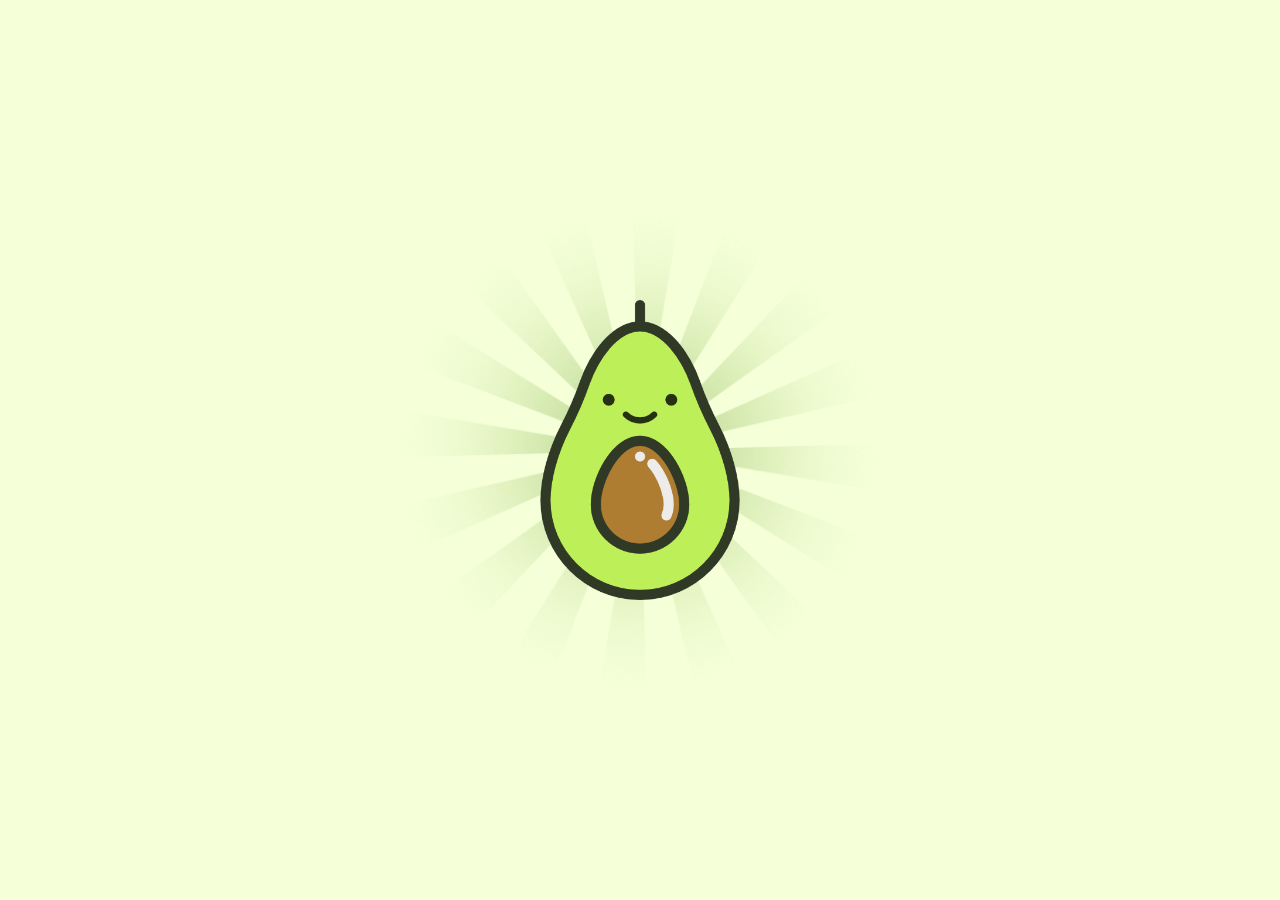
<file: another.html>
<!DOCTYPE html>
<html>
	<head>
		<meta charset="UTF-8">
		<title>Why Avocado?</title>
		<meta name="description" content="your description">
		<meta name="author" content="your name">
		<meta name="viewport" content="width=device-width, initial-scale=1.0">
        <link rel="stylesheet" type="text/css" href="css/another.css">
	</head>
	<body>
        <img class="bottom_img " src="images/rays.png" alt="rays">
        <img class="top_img " src="images/avocado.png" alt="avocado">
	</body>
</html>
</file>
<file: css/another.css>
html, body {
    background-color: #f5ffd8;
  }

.top_img {
    width: 300px;
    height: 300px;
    position: absolute;
    top: calc(50% - 150px);
    right: calc(50% - 150px);
    animation: shake 5s linear infinite;
}
.bottom_img {
    width: 500px;
    height: 500px;
    position: absolute;
    top: calc(50% - 250px);
    right: calc(50% - 250px);
    animation: spin 20s linear infinite;
    }

@keyframes spin {
    from { transform: rotate(0deg); }
    to { transform: rotate(360deg); }
}
@keyframes shake {
    0%, 100% { transform: rotate(-45deg); }
    50% { transform: rotate(45deg); }
}
</file>
